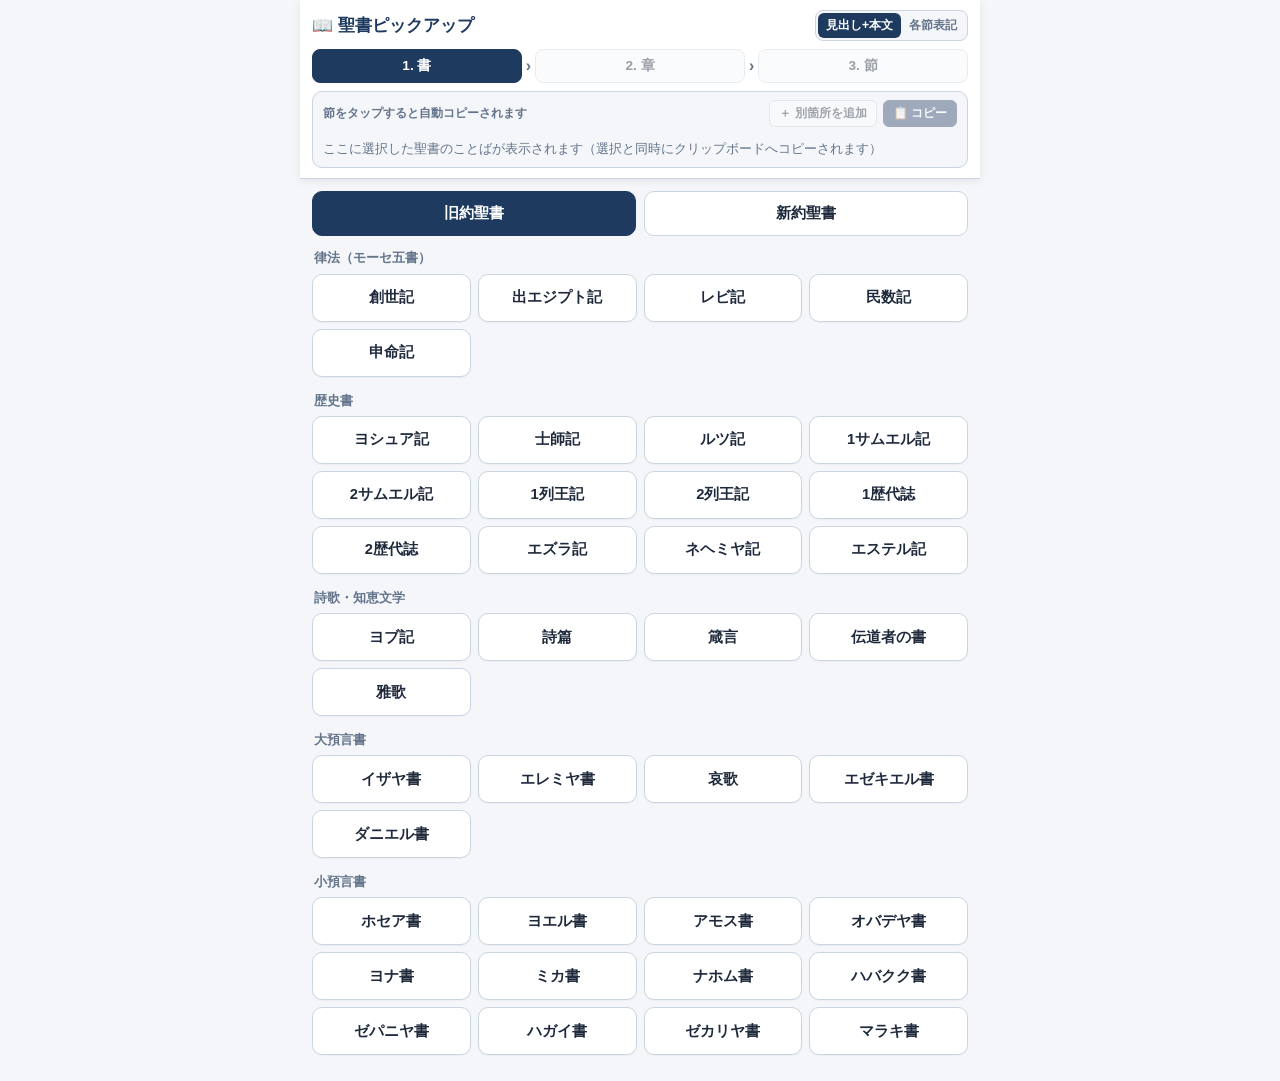
<file: bpup/index.html>
<!DOCTYPE html>
<html lang="ja">
<head>
  <meta charset="UTF-8">
  <meta name="viewport" content="width=device-width, initial-scale=1.0, maximum-scale=1.0, user-scalable=no, viewport-fit=cover">
  <meta name="theme-color" content="#1e3a5f">
  <meta name="apple-mobile-web-app-capable" content="yes">
  <meta name="apple-mobile-web-app-status-bar-style" content="black-translucent">
  <meta name="apple-mobile-web-app-title" content="聖書ピックアップ">
  <title>聖書箇所ピックアップ</title>
  <link rel="manifest" href="./manifest.json">
  <link rel="icon" type="image/svg+xml" href="./icon.svg">
  <link rel="apple-touch-icon" href="./icon-192.png">
  <link rel="stylesheet" href="./style.css">
</head>
<body>
  <div class="app-shell">
    <!-- 固定ヘッダー＆コピー済みプレビュー領域 -->
    <header class="top-panel">
      <div class="header-row">
        <h1 class="app-title">📖 聖書ピックアップ</h1>
        <div class="format-toggle" role="group" aria-label="コピー形式">
          <button type="button" id="fmtHeader" class="fmt-btn active">見出し+本文</button>
          <button type="button" id="fmtPerVerse" class="fmt-btn">各節表記</button>
        </div>
      </div>

      <!-- パンくずナビゲーション（タップで階層移動） -->
      <nav class="breadcrumb-bar" aria-label="選択ステップ">
        <button type="button" id="navBook" class="crumb active">1. 書</button>
        <span class="crumb-sep">›</span>
        <button type="button" id="navChapter" class="crumb" disabled>2. 章</button>
        <span class="crumb-sep">›</span>
        <button type="button" id="navVerse" class="crumb" disabled>3. 節</button>
      </nav>

      <!-- コピー状態＆プレビューカード -->
      <div class="copy-card" id="copyCard">
        <div class="copy-card-header">
          <span class="copy-badge" id="copyBadge">節をタップすると自動コピーされます</span>
          <div class="copy-actions">
            <button type="button" id="btnKeepPassage" class="action-chip" disabled>＋ 別箇所を追加</button>
            <button type="button" id="btnClearAll" class="action-chip sub" hidden>クリア</button>
            <button type="button" id="btnManualCopy" class="action-chip primary" disabled>📋 コピー</button>
          </div>
        </div>
        <div id="keptList" class="kept-list" hidden></div>
        <div id="previewBox" class="preview-box empty">ここに選択した聖書のことばが表示されます（選択と同時にクリップボードへコピーされます）</div>
        <button type="button" id="btnToggleExpand" class="expand-toggle-btn" hidden>▼ 画面いっぱいに広げる</button>
      </div>
    </header>

    <!-- メイン選択エリア -->
    <main class="main-content" id="mainContent">
      <!-- STEP 1: 書名選択 -->
      <section id="stepBook" class="step-view">
        <div class="testament-tabs">
          <button type="button" id="tabOT" class="testament-tab active">旧約聖書</button>
          <button type="button" id="tabNT" class="testament-tab">新約聖書</button>
        </div>
        <div id="bookGridContainer" class="book-categories"></div>
      </section>

      <!-- STEP 2: 章選択 -->
      <section id="stepChapter" class="step-view" hidden>
        <div class="step-header">
          <button type="button" id="backToBook" class="back-btn">‹ 書一覧</button>
          <span id="chapterStepTitle" class="step-title"></span>
        </div>
        <div id="chapterGrid" class="number-grid"></div>
      </section>

      <!-- STEP 3: 節選択 -->
      <section id="stepVerse" class="step-view" hidden>
        <div class="step-header">
          <button type="button" id="backToChapter" class="back-btn">‹ 章一覧</button>
          <span id="verseStepTitle" class="step-title"></span>
        </div>

        <div id="verseGrid" class="number-grid verse-number-grid"></div>
        <div class="verse-list-header">本文をタップしても選択できます</div>
        <div id="verseTextList" class="verse-text-list"></div>
      </section>
    </main>

    <!-- コピー通知トースト -->
    <div id="toast" class="toast" role="status" aria-live="polite" hidden></div>
  </div>

  <script src="./bible_data.js"></script>
  <script src="./app.js"></script>
</body>
</html>
</file>
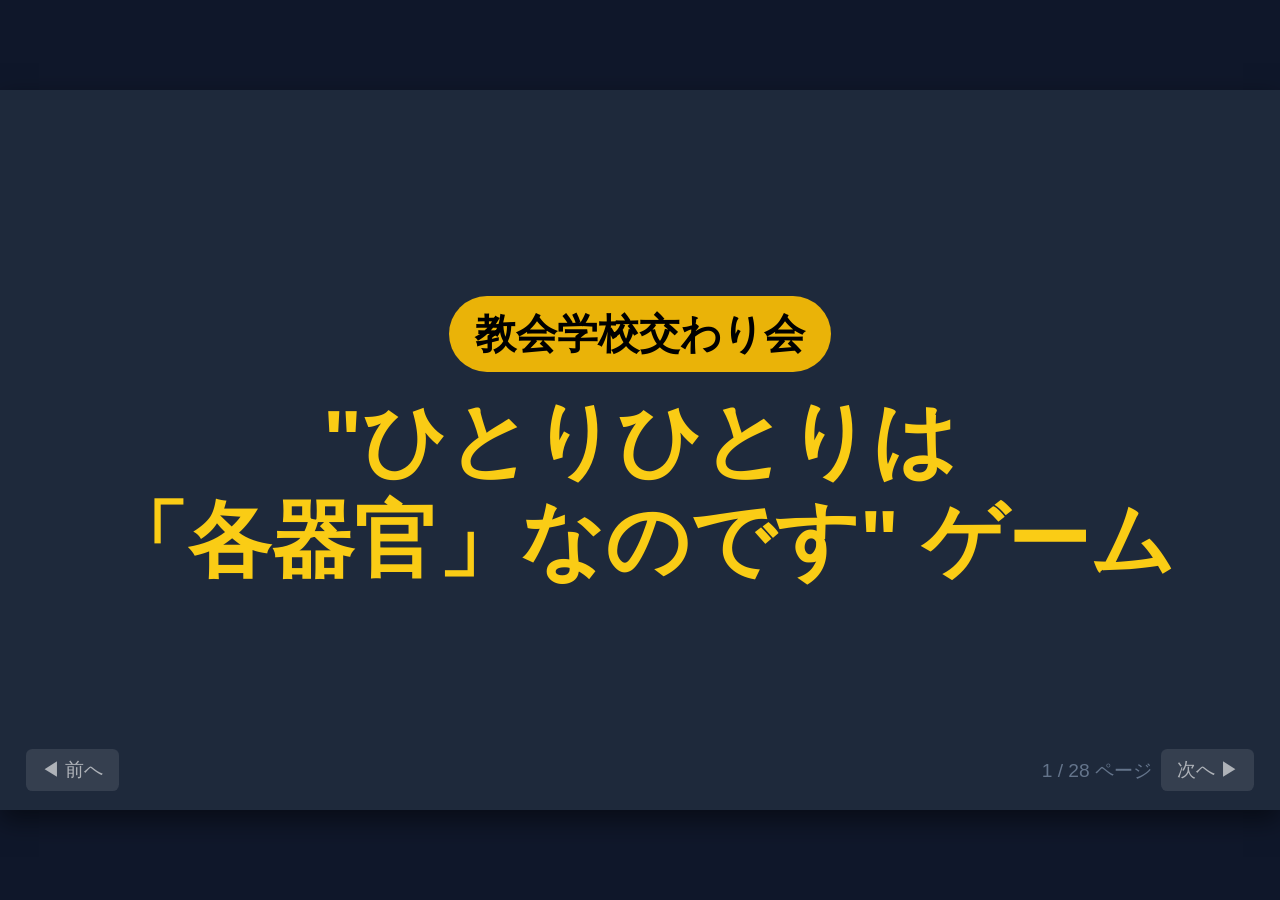
<file: message/20260823/20260823.html>
<!DOCTYPE html>
<html lang="ja">
<head>
<meta charset="UTF-8">
<meta name="viewport" content="width=device-width, initial-scale=1.0">
<title>教会学校交わり会 進行用スライド</title>
<style>
  * { box-sizing: border-box; margin: 0; padding: 0; }
  body {
    background-color: #0f172a;
    color: #ffffff;
    font-family: 'Hiragino Kaku Gothic ProN', 'Meiryo', sans-serif;
    display: flex;
    justify-content: center;
    align-items: center;
    min-height: 100vh;
  }
  #slide-container {
    width: 100vw;
    height: 56.25vw;
    max-height: 100vh;
    max-width: 177.78vh;
    position: relative;
    background: #1e293b;
    overflow: hidden;
    box-shadow: 0 10px 25px rgba(0,0,0,0.5);
  }
  .slide {
    display: none;
    width: 100%;
    height: 100%;
    padding: 2vw 3vw;
    position: absolute;
    top: 0;
    left: 0;
    flex-direction: column;
    justify-content: center;
    align-items: center;
    text-align: center;
  }
  .slide.active { display: flex; }
  
  /* スタイル要素 */
  .badge {
    background: #eab308;
    color: #000;
    font-weight: 900;
    font-size: 3.2vw;
    padding: 0.8vw 2vw;
    border-radius: 50px;
    margin-bottom: 1.5vw;
    display: inline-block;
  }
  .title {
    font-size: 6.5vw;
    font-weight: 900;
    line-height: 1.2;
    margin-bottom: 1vw;
    color: #f8fafc;
  }
  .title-highlight { color: #38bdf8; }
  .title-gold { color: #facc15; }
  .subtitle {
    font-size: 3.5vw;
    color: #94a3b8;
    margin-bottom: 1.5vw;
  }
  .content-box {
    background: rgba(255, 255, 255, 0.05);
    border: 2px solid rgba(255, 255, 255, 0.1);
    border-radius: 1.5vw;
    padding: 2.5vw;
    width: 96%;
    text-align: left;
  }
  .list-item {
    font-size: 3.6vw;
    font-weight: 700;
    line-height: 1.4;
    margin-bottom: 1vw;
    list-style: none;
  }
  .stat-grid {
    display: grid;
    grid-template-columns: repeat(2, 1fr);
    gap: 1.5vw;
    width: 96%;
  }
  .stat-card {
    background: #334155;
    padding: 1.5vw;
    border-radius: 1vw;
    text-align: center;
  }
  .stat-num {
    font-size: 6.5vw;
    font-weight: 900;
    color: #38bdf8;
  }
  .stat-label {
    font-size: 3vw;
    color: #cbd5e1;
  }
  
  /* YouTubeタイマー枠 */
  .timer-wrapper {
    width: 85%;
    max-width: 1000px;
    aspect-ratio: 16 / 9;
    border-radius: 1.5vw;
    overflow: hidden;
    box-shadow: 0 10px 30px rgba(0,0,0,0.6);
    border: 3px solid rgba(255, 255, 255, 0.2);
  }
  .timer-wrapper iframe {
    width: 100%;
    height: 100%;
    border: 0;
  }

  /* 操作ナビゲーションとページ番号（小さく調整） */
  .nav-btn {
    position: absolute;
    bottom: 1.5vw;
    background: rgba(255,255,255,0.1); /* 少し透過を下げる */
    color: rgba(255,255,255,0.6);
    border: none;
    font-size: 1.5vw; /* 小さく */
    padding: 0.6vw 1.2vw;
    border-radius: 0.5vw;
    cursor: pointer;
    z-index: 10;
  }
  .nav-btn:hover {
    background: rgba(255,255,255,0.3);
    color: white;
  }
  .prev-btn { left: 2vw; }
  .next-btn { right: 2vw; }
  
  /* ページ番号（小さく調整） */
  .counter {
    position: absolute;
    bottom: 2vw;
    right: 10vw;
    font-size: 1.5vw; /* 小さく */
    font-weight: normal;
    color: #64748b;
    z-index: 10;
  }
</style>
</head>
<body>

<div id="slide-container">

  <!-- ================= 1ページ目 ================= -->
  <div class="slide active">
    <div class="badge">教会学校交わり会</div>
    <div class="title title-gold">"ひとりひとりは<br>「各器官」なのです" ゲーム</div>
  </div>

  <!-- ================= 2ページ目 ================= -->
  <div class="slide">
    <div class="badge">今日のテーマ</div>
    <div class="title">3つの試練に挑む</div>
    <div class="content-box">
      <div class="list-item" style="text-align: center;">
        🔹 チームで協力して<br>一人ひとり違う"得意"を活かし合い、<br>楽しみながら試練をクリアする！
      </div>
    </div>
  </div>

  <!-- ================= 3ページ目 ================= -->
  <div class="slide">
    <div class="badge">本日のスケジュール（計90分）</div>
    <div class="content-box">
      <div class="list-item">⏱ 00〜05分：オープニング・ルール説明</div>
      <div class="list-item">⏱ 05〜30分：第1の試練（ブリッジ・25分）</div>
      <div class="list-item">⏱ 30〜55分：第2の試練（ドロー・25分）</div>
      <div class="list-item">⏱ 55〜80分：第3の試練（タワー・25分）</div>
      <div class="list-item">⏱ 80〜90分：表彰式・大まとめ・祈り（10分）</div>
    </div>
  </div>

  <!-- ================= 4ページ目 ================= -->
  <div class="slide">
    <div class="badge">得点ルール</div>
    <div class="title">チーム対抗ポイント制！</div>
    <div class="content-box">
      <div class="list-item">🥇 １位： ３０ ポイント</div>
      <div class="list-item">🥈 ２位： ２０ ポイント</div>
      <div class="list-item">🥉 ３位： １０ ポイント</div>
      <div class="list-item" style="text-align: center; color: #facc15; margin-top: 1.5vw;">
        全ゲーム終了後、総合優勝チームには景品が！？
      </div>
    </div>
  </div>

  <!-- ================= 5ページ目 ================= -->
  <div class="slide">
    <div class="badge">第1の試練</div>
    <div class="title title-highlight">ブリッジ</div>
    <div class="subtitle">〜 紙片の架け橋 〜</div>
    <div class="subtitle" style="font-size: 3vw; margin-top: 1vw;">制限時間：15分間</div>
  </div>

  <!-- ================= 6ページ目 ================= -->
  <div class="slide">
    <div class="badge">ブリッジ：ルール</div>
    <div class="content-box">
      <div class="list-item" style="color: #eab308; margin-bottom: 1.5vw;">【進行】ルール説明 ➡ ブリッジづくり ➡ 強度測定</div>
      <div class="list-item">📦 A4用紙とテープで橋を作り、ペットボトルを何本載せられるか競う！</div>
      <div class="list-item">🛠 使う道具：A4用紙、テープ、ハサミ</div>
      <div class="list-item">⏱ 制限時間：15分（「用意、スタート！」で開始）</div>
      <div class="list-item">🚫 制作途中のペットボトルの試し載せは禁止</div>
    </div>
  </div>

  <!-- ================= 7ページ目 ================= -->
  <div class="slide">
    <div class="badge">ブリッジ：制作タイム</div>
    <div class="title" style="font-size:5vw; margin-bottom:1vw;">カウントダウンスタート！</div>
    <iframe width="560" height="315" src="https://www.youtube.com/embed/BuKAtgIpPEA?si=SlchCdCVZ-E7GJIG" title="YouTube video player" frameborder="0" allow="accelerometer; autoplay; clipboard-write; encrypted-media; gyroscope; picture-in-picture; web-share" referrerpolicy="strict-origin-when-cross-origin" allowfullscreen></iframe>
    
  </div>

  <!-- ================= 8ページ目 ================= -->
  <div class="slide">
    <div class="title" style="font-size: 12vw; color: #f87171; font-weight: 900;">終了！</div>
    <div class="subtitle" style="font-size: 5.5vw; color: #ffffff;">手を止めてください</div>
  </div>

  <!-- ================= 9ページ目 ================= -->
  <div class="slide">
    <div class="title title-gold" style="font-size: 8vw;">強度測定タイム！</div>
    <div class="subtitle">各チームの橋にペットボトルを載せてみましょう</div>
  </div>

  <!-- ================= 10ページ目 ================= -->
  <div class="slide">
    <div class="badge">ブリッジ：検証データ</div>
    <div class="title">構造による強度の変化</div>
    <div class="stat-grid">
      <div class="stat-card">
        <div class="stat-label">平らなA4用紙1枚</div>
        <div class="stat-num" style="color:#f87171;">10 g</div>
      </div>
      <div class="stat-card">
        <div class="stat-label">蛇腹・筒状に折った紙</div>
        <div class="stat-num" style="color:#4ade80;">500 g（50倍）</div>
      </div>
    </div>
  </div>

  <!-- ================= 11ページ目 ================= -->
  <div class="slide">
    <div class="badge">ブリッジの学び</div>
    <div class="title">支え合う構造の力</div>
    <div class="content-box">
      <div class="list-item">💡 1枚では弱くても、力を分散させれば耐えられる</div>
      <div class="list-item">💡 見えない部分の支えが全体の強度を決める</div>
      <div class="list-item">💡 重荷を共に担い合うチームの姿</div>
    </div>
  </div>

  <!-- ================= 12ページ目 ================= -->
  <div class="slide">
    <div class="badge">第2の試練</div>
    <div class="title title-highlight">ドロー</div>
    <div class="subtitle">〜 沈黙のビジョン伝達 〜</div>
    <div class="subtitle" style="font-size: 3vw; margin-top: 1vw;">制限時間：5分間</div>
  </div>

  <!-- ================= 13ページ目 ================= -->
  <div class="slide">
    <div class="badge">ドロー：ルール</div>
    <div class="content-box">
      <div class="list-item" style="color: #eab308; margin-bottom: 1.5vw;">【進行】ルール説明 ➡ お絵描き ➡ 答え合わせ・発表</div>
      <div class="list-item">🎨 会話・文字は禁止！絵だけでしりとり</div>
      <div class="list-item">順番に1人1個ずつ絵を描いて繋げる</div>
      <div class="list-item">⏱ 5分間で何個描いて繋げられるか個数勝負！<br>（「用意、スタート！」の合図で開始）</div>
    </div>
  </div>

  <!-- ================= 14ページ目 ================= -->
  <div class="slide">
    <div class="badge">ドロー：制作タイム</div>
    <div class="title" style="font-size:5vw; margin-bottom:1vw;">カウントダウンスタート！</div>
<iframe width="560" height="315" src="https://www.youtube.com/embed/8nz-gZHmSD0?si=mcZf58iCWXq7VH4a" title="YouTube video player" frameborder="0" allow="accelerometer; autoplay; clipboard-write; encrypted-media; gyroscope; picture-in-picture; web-share" referrerpolicy="strict-origin-when-cross-origin" allowfullscreen></iframe>  </div>

  <!-- ================= 15ページ目 ================= -->
  <div class="slide">
    <div class="title" style="font-size: 12vw; color: #f87171; font-weight: 900;">終了！</div>
    <div class="subtitle" style="font-size: 5.5vw; color: #ffffff;">手を止めてください</div>
  </div>

  <!-- ================= 16ページ目 ================= -->
  <div class="slide">
    <div class="title title-gold" style="font-size: 8vw;">答え合わせタイム！</div>
    <div class="subtitle">最初のお題から、どう伝わったか確認しましょう</div>
  </div>

  <!-- ================= 17ページ目 ================= -->
  <div class="slide">
    <div class="badge">ドロー：検証データ</div>
    <div class="title" style="font-size: 5.5vw;">伝達における情報欠落</div>
    <div class="stat-grid">
      <div class="stat-card">
        <div class="stat-label">1回の伝達で失われる情報</div>
        <div class="stat-num" style="color:#f87171;">30〜40%</div>
      </div>
      <div class="stat-card">
        <div class="stat-label">3人経由した後の正確性</div>
        <div class="stat-num" style="color:#f87171;">10% 以下</div>
      </div>
    </div>
  </div>

  <!-- ================= 18ページ目 ================= -->
  <div class="slide">
    <div class="badge">ドローの学び</div>
    <div class="title">「伝えた」と「伝わった」の差</div>
    <div class="content-box">
      <div class="list-item">💡 同じ言葉でも人によって思い浮かべる像は違う</div>
      <div class="list-item">💡 相手の視点に立った表現の工夫が必要</div>
      <div class="list-item">💡 伝わらないことを責めず、ズレを楽しむ</div>
    </div>
  </div>

  <!-- ================= 19ページ目 ================= -->
  <div class="slide">
    <div class="badge">第3の試練</div>
    <div class="title title-highlight">タワー</div>
    <div class="subtitle">〜 天空を突くタワー 〜</div>
    <div class="subtitle" style="font-size: 3vw; margin-top: 1vw;">制限時間：15分間</div>
  </div>

  <!-- ================= 20ページ目 ================= -->
  <div class="slide">
    <div class="badge">タワー：ルール</div>
    <div class="content-box">
      <div class="list-item" style="color: #eab308; margin-bottom: 1.5vw;">【進行】ルール説明 ➡ タワーづくり ➡ 高さ計測</div>
      <div class="list-item">📦 乾麺パスタ20本・テープ・ひも・マシュマロ</div>
      <div class="list-item">頂上にマシュマロを乗せ、最も高いタワーを作れ</div>
      <div class="list-item">計測時に自立していなければ失格</div>
      <div class="list-item">⏱ 制作時間：15分（「用意、スタート！」で開始）</div>
    </div>
  </div>

  <!-- ================= 21ページ目 ================= -->
  <div class="slide">
    <div class="badge">タワー：制作タイム</div>
    <div class="title" style="font-size:5vw; margin-bottom:1vw;">カウントダウンスタート！</div>
    <div class="timer-wrapper">
    <iframe width="560" height="315" src="https://www.youtube.com/embed/BuKAtgIpPEA?si=SlchCdCVZ-E7GJIG" title="YouTube video player" frameborder="0" allow="accelerometer; autoplay; clipboard-write; encrypted-media; gyroscope; picture-in-picture; web-share" referrerpolicy="strict-origin-when-cross-origin" allowfullscreen></iframe>
    </div>
  </div>

  <!-- ================= 22ページ目 ================= -->
  <div class="slide">
    <div class="title" style="font-size: 12vw; color: #f87171; font-weight: 900;">終了！</div>
    <div class="subtitle" style="font-size: 5.5vw; color: #ffffff;">手を止めてください</div>
  </div>

  <!-- ================= 23ページ目 ================= -->
  <div class="slide">
    <div class="title title-gold" style="font-size: 8vw;">高さ計測タイム！</div>
    <div class="subtitle">マシュマロが一番高いチームはどこだ！？</div>
  </div>

  <!-- ================= 24ページ目 ================= -->
  <div class="slide">
    <div class="badge">タワー：検証データ</div>
    <div class="title" style="font-size: 5.5vw;">平均の高さ比較</div>
    <div class="stat-grid" style="margin-bottom: 2vw;">
      <div class="stat-card">
        <div class="stat-label">ビジネススクール生（MBA）</div>
        <div class="stat-num" style="color:#f87171;">25 cm</div>
      </div>
      <div class="stat-card">
        <div class="stat-label">幼稚園児グループ</div>
        <div class="stat-num" style="color:#4ade80;">66 cm</div>
      </div>
    </div>
    <div class="content-box" style="text-align: center; padding: 1.5vw;">
      <div class="list-item" style="margin: 0; color: #facc15;">🌎 ちなみに世界記録は… ９９ cm！</div>
    </div>
  </div>

  <!-- ================= 25ページ目 ================= -->
  <div class="slide">
    <div class="badge">タワーの学び</div>
    <div class="title">なぜ幼稚園児が勝つのか？</div>
    <div class="content-box">
      <div class="list-item">❌ 大人は「1つの計画」にこだわり最後に倒す</div>
      <div class="list-item">⭕ 園児は最初から試し、何度も試行錯誤する</div>
      <div class="list-item">💡 手を動かして協力する姿勢が成功を生む</div>
    </div>
  </div>

  <!-- ================= 26ページ目 ================= -->
  <div class="slide">
    <div class="badge">表彰式</div>
    <div class="title title-gold" style="font-size: 8vw;">結果発表</div>
    <div class="subtitle">各チームの健闘を讃え合いましょう！</div>
  </div>

  <!-- ================= 27ページ目 ================= -->
  <div class="slide">
    <div class="badge">総括</div>
    <div class="title">ひとつのからだとして</div>
    <div class="content-box">
      <div class="list-item">1️⃣ 互いの重荷を背負い支え合う（ブリッジ）</div>
      <div class="list-item">2️⃣ 違いを認め合い思いやりを持つ（ドロー）</div>
      <div class="list-item">3️⃣ 試行錯誤を恐れず役割を分担する（タワー）</div>
    </div>
  </div>

  <!-- ================= 28ページ目 ================= -->
  <div class="slide">
    <div class="badge">おわりに</div>
    <div class="title title-gold" style="font-size: 8vw;">感謝の祈り</div>
  </div>

  <!-- ナビゲーションUI -->
  <button class="nav-btn prev-btn" onclick="prevSlide()">◀ 前へ</button>
  <div class="counter" id="counter">1 / 28 ページ</div>
  <button class="nav-btn next-btn" onclick="nextSlide()">次へ ▶</button>

</div>

<script>
  let currentSlide = 0;
  const slides = document.querySelectorAll('.slide');
  const counter = document.getElementById('counter');

  function showSlide(index) {
    slides.forEach((s, i) => {
      s.classList.toggle('active', i === index);
    });
    counter.textContent = (index + 1) + ' / ' + slides.length + ' ページ';
  }

  function nextSlide() {
    if (currentSlide < slides.length - 1) {
      currentSlide++;
      showSlide(currentSlide);
    }
  }

  function prevSlide() {
    if (currentSlide > 0) {
      currentSlide--;
      showSlide(currentSlide);
    }
  }

  // キーボード操作（矢印キー、スペース）
  document.addEventListener('keydown', (e) => {
    if (e.key === 'ArrowRight' || e.key === ' ') nextSlide();
    if (e.key === 'ArrowLeft') prevSlide();
  });
</script>

</body>
</html>
</file>
<file: bpup/style.css>
:root {
  --bg: #f4f6f9;
  --surface: #ffffff;
  --primary: #1e3a5f;
  --primary-light: #2b548a;
  --primary-soft: #e8eff7;
  --accent: #0d9488;
  --accent-soft: #ccfbf1;
  --copied-bg: #ecfdf5;
  --copied-border: #10b981;
  --copied-text: #065f46;
  --text: #1e293b;
  --text-muted: #64748b;
  --border: #cbd5e1;
  --radius: 12px;
  --shadow: 0 2px 8px rgba(15, 23, 42, 0.08);
}

* {
  box-sizing: border-box;
  -webkit-tap-highlight-color: transparent;
}

html, body {
  margin: 0;
  padding: 0;
  background: var(--bg);
  color: var(--text);
  font-family: -apple-system, BlinkMacSystemFont, "Hiragino Sans", "Yu Gothic UI", "Meiryo", sans-serif;
  font-size: 16px;
  line-height: 1.5;
  overscroll-behavior-y: none;
}

.app-shell {
  max-width: 680px;
  margin: 0 auto;
  min-height: 100dvh;
  display: flex;
  flex-direction: column;
}

/* 固定ヘッダー */
.top-panel {
  position: sticky;
  top: 0;
  z-index: 20;
  background: var(--surface);
  padding: 10px 12px 10px;
  border-bottom: 1px solid var(--border);
  box-shadow: var(--shadow);
}

.header-row {
  display: flex;
  align-items: center;
  justify-content: space-between;
  gap: 8px;
  margin-bottom: 8px;
}

.app-title {
  margin: 0;
  font-size: 1.05rem;
  font-weight: 700;
  color: var(--primary);
}

.format-toggle {
  display: inline-flex;
  background: var(--bg);
  border-radius: 8px;
  padding: 2px;
  border: 1px solid var(--border);
}

.fmt-btn {
  border: none;
  background: transparent;
  color: var(--text-muted);
  font-size: 0.75rem;
  font-weight: 600;
  padding: 4px 8px;
  border-radius: 6px;
  cursor: pointer;
}

.fmt-btn.active {
  background: var(--primary);
  color: #fff;
}

/* パンくずバー */
.breadcrumb-bar {
  display: flex;
  align-items: center;
  gap: 4px;
  margin-bottom: 8px;
}

.crumb {
  flex: 1;
  border: 1px solid var(--border);
  background: var(--bg);
  color: var(--text);
  font-size: 0.85rem;
  font-weight: 600;
  padding: 7px 6px;
  border-radius: 8px;
  cursor: pointer;
  white-space: nowrap;
  overflow: hidden;
  text-overflow: ellipsis;
  text-align: center;
}

.crumb:disabled {
  opacity: 0.45;
  cursor: default;
}

.crumb.active {
  background: var(--primary);
  color: #fff;
  border-color: var(--primary);
}

.crumb.selected:not(.active) {
  background: var(--primary-soft);
  color: var(--primary);
  border-color: var(--primary-light);
}

.crumb-sep {
  color: var(--text-muted);
  font-weight: 700;
}

/* コピー状態＆プレビューカード */
.copy-card {
  background: var(--bg);
  border: 1.5px solid var(--border);
  border-radius: 10px;
  padding: 8px 10px;
  transition: background-color 0.2s, border-color 0.2s;
}

.copy-card.copied {
  background: var(--copied-bg);
  border-color: var(--copied-border);
}

.copy-card-header {
  display: flex;
  align-items: center;
  justify-content: space-between;
  flex-wrap: wrap;
  gap: 6px;
  margin-bottom: 6px;
}

.copy-badge {
  font-size: 0.78rem;
  font-weight: 700;
  color: var(--text-muted);
}

.copy-card.copied .copy-badge {
  color: var(--copied-text);
}

.copy-actions {
  display: flex;
  align-items: center;
  gap: 6px;
}

.action-chip {
  border: 1px solid var(--border);
  background: var(--surface);
  color: var(--text);
  font-size: 0.76rem;
  font-weight: 600;
  padding: 4px 9px;
  border-radius: 6px;
  cursor: pointer;
}

.action-chip:disabled {
  opacity: 0.4;
  cursor: default;
}

.action-chip.primary {
  background: var(--primary);
  color: #fff;
  border-color: var(--primary);
}

.action-chip.sub {
  color: #b91c1c;
  border-color: #fca5a5;
  background: #fef2f2;
}

.kept-list {
  display: flex;
  flex-wrap: wrap;
  gap: 4px;
  margin-bottom: 6px;
}

.kept-tag {
  display: inline-flex;
  align-items: center;
  gap: 4px;
  background: var(--primary-soft);
  color: var(--primary);
  font-size: 0.74rem;
  font-weight: 600;
  padding: 2px 8px;
  border-radius: 999px;
}

.kept-tag button {
  border: none;
  background: none;
  color: var(--primary);
  font-weight: 700;
  padding: 0 2px;
  cursor: pointer;
}

.preview-box {
  font-size: 0.88rem;
  line-height: 1.6;
  max-height: 84px;
  overflow-y: auto;
  white-space: pre-wrap;
  word-break: break-word;
  color: var(--text);
  transition: min-height 0.18s ease, max-height 0.18s ease;
}

.preview-box.expanded {
  min-height: calc(100dvh - 210px);
  max-height: calc(100dvh - 210px);
  font-size: 0.98rem;
  line-height: 1.75;
  padding: 4px 2px;
}

.preview-box.empty {
  color: var(--text-muted);
  font-size: 0.8rem;
}

.expand-toggle-btn {
  margin-top: 6px;
  width: 100%;
  border: 1px solid var(--copied-border);
  background: var(--surface);
  color: var(--copied-text);
  font-size: 0.8rem;
  font-weight: 700;
  padding: 6px 10px;
  border-radius: 7px;
  cursor: pointer;
  text-align: center;
}

.expand-toggle-btn:active {
  opacity: 0.8;
}

/* メイン選択エリア */
.main-content {
  flex: 1;
  padding: 12px;
}

.testament-tabs {
  display: grid;
  grid-template-columns: 1fr 1fr;
  gap: 8px;
  margin-bottom: 12px;
}

.testament-tab {
  border: 1.5px solid var(--border);
  background: var(--surface);
  color: var(--text);
  font-size: 0.95rem;
  font-weight: 700;
  padding: 11px 8px;
  border-radius: 10px;
  cursor: pointer;
}

.testament-tab.active {
  background: var(--primary);
  color: #fff;
  border-color: var(--primary);
}

.category-block {
  margin-bottom: 14px;
}

.category-title {
  font-size: 0.8rem;
  font-weight: 700;
  color: var(--text-muted);
  margin: 0 0 6px 2px;
}

.book-grid {
  display: grid;
  grid-template-columns: repeat(3, 1fr);
  gap: 7px;
}

@media (min-width: 480px) {
  .book-grid {
    grid-template-columns: repeat(4, 1fr);
  }
}

.book-btn {
  border: 1px solid var(--border);
  background: var(--surface);
  color: var(--text);
  border-radius: 10px;
  padding: 12px 6px;
  text-align: center;
  cursor: pointer;
  font-size: 0.92rem;
  font-weight: 700;
  min-height: 48px;
  box-shadow: 0 1px 2px rgba(0, 0, 0, 0.04);
  transition: transform 0.08s, background-color 0.12s;
}

.book-btn:active {
  transform: scale(0.97);
}

.book-btn.selected {
  background: var(--primary-soft);
  border-color: var(--primary);
  color: var(--primary);
}

/* 章・節グリッド */
.step-header {
  display: flex;
  align-items: center;
  justify-content: space-between;
  gap: 8px;
  margin-bottom: 10px;
}

.back-btn {
  border: 1px solid var(--border);
  background: var(--surface);
  color: var(--primary);
  font-size: 0.85rem;
  font-weight: 700;
  padding: 7px 12px;
  border-radius: 8px;
  cursor: pointer;
}

.step-title {
  font-size: 1rem;
  font-weight: 700;
  color: var(--primary);
  flex: 1;
}

.number-grid {
  display: grid;
  grid-template-columns: repeat(5, 1fr);
  gap: 8px;
}

@media (min-width: 480px) {
  .number-grid {
    grid-template-columns: repeat(7, 1fr);
  }
}

.num-btn {
  border: 1px solid var(--border);
  background: var(--surface);
  color: var(--text);
  font-size: 1rem;
  font-weight: 700;
  height: 48px;
  border-radius: 10px;
  cursor: pointer;
  box-shadow: 0 1px 2px rgba(0, 0, 0, 0.04);
}

.num-btn:active {
  transform: scale(0.95);
}

.num-btn.in-range {
  background: var(--accent-soft);
  border-color: var(--accent);
  color: var(--copied-text);
}

.num-btn.range-edge {
  background: var(--accent);
  border-color: var(--accent);
  color: #fff;
}

/* 節本文リスト */
.verse-list-header {
  margin: 16px 0 8px;
  font-size: 0.82rem;
  font-weight: 700;
  color: var(--text-muted);
}

.verse-text-list {
  display: flex;
  flex-direction: column;
  gap: 6px;
  padding-bottom: 32px;
}

.verse-row {
  border: 1px solid var(--border);
  background: var(--surface);
  border-radius: 10px;
  padding: 9px 11px;
  cursor: pointer;
  display: flex;
  gap: 8px;
  align-items: flex-start;
  text-align: left;
  width: 100%;
  font-family: inherit;
  font-size: 0.9rem;
  line-height: 1.5;
  color: var(--text);
}

.verse-row.in-range {
  background: var(--copied-bg);
  border-color: var(--copied-border);
}

.verse-row.range-edge {
  background: var(--accent-soft);
  border-color: var(--accent);
  font-weight: 600;
}

.verse-num-label {
  font-weight: 700;
  color: var(--primary);
  min-width: 26px;
}

.verse-body-label {
  flex: 1;
}

/* トースト通知 */
.toast {
  position: fixed;
  bottom: 20px;
  left: 50%;
  transform: translateX(-50%);
  background: rgba(15, 23, 42, 0.92);
  color: #fff;
  padding: 10px 18px;
  border-radius: 999px;
  font-size: 0.85rem;
  font-weight: 600;
  box-shadow: 0 4px 14px rgba(0, 0, 0, 0.25);
  z-index: 100;
  white-space: nowrap;
  pointer-events: none;
}
</file>
